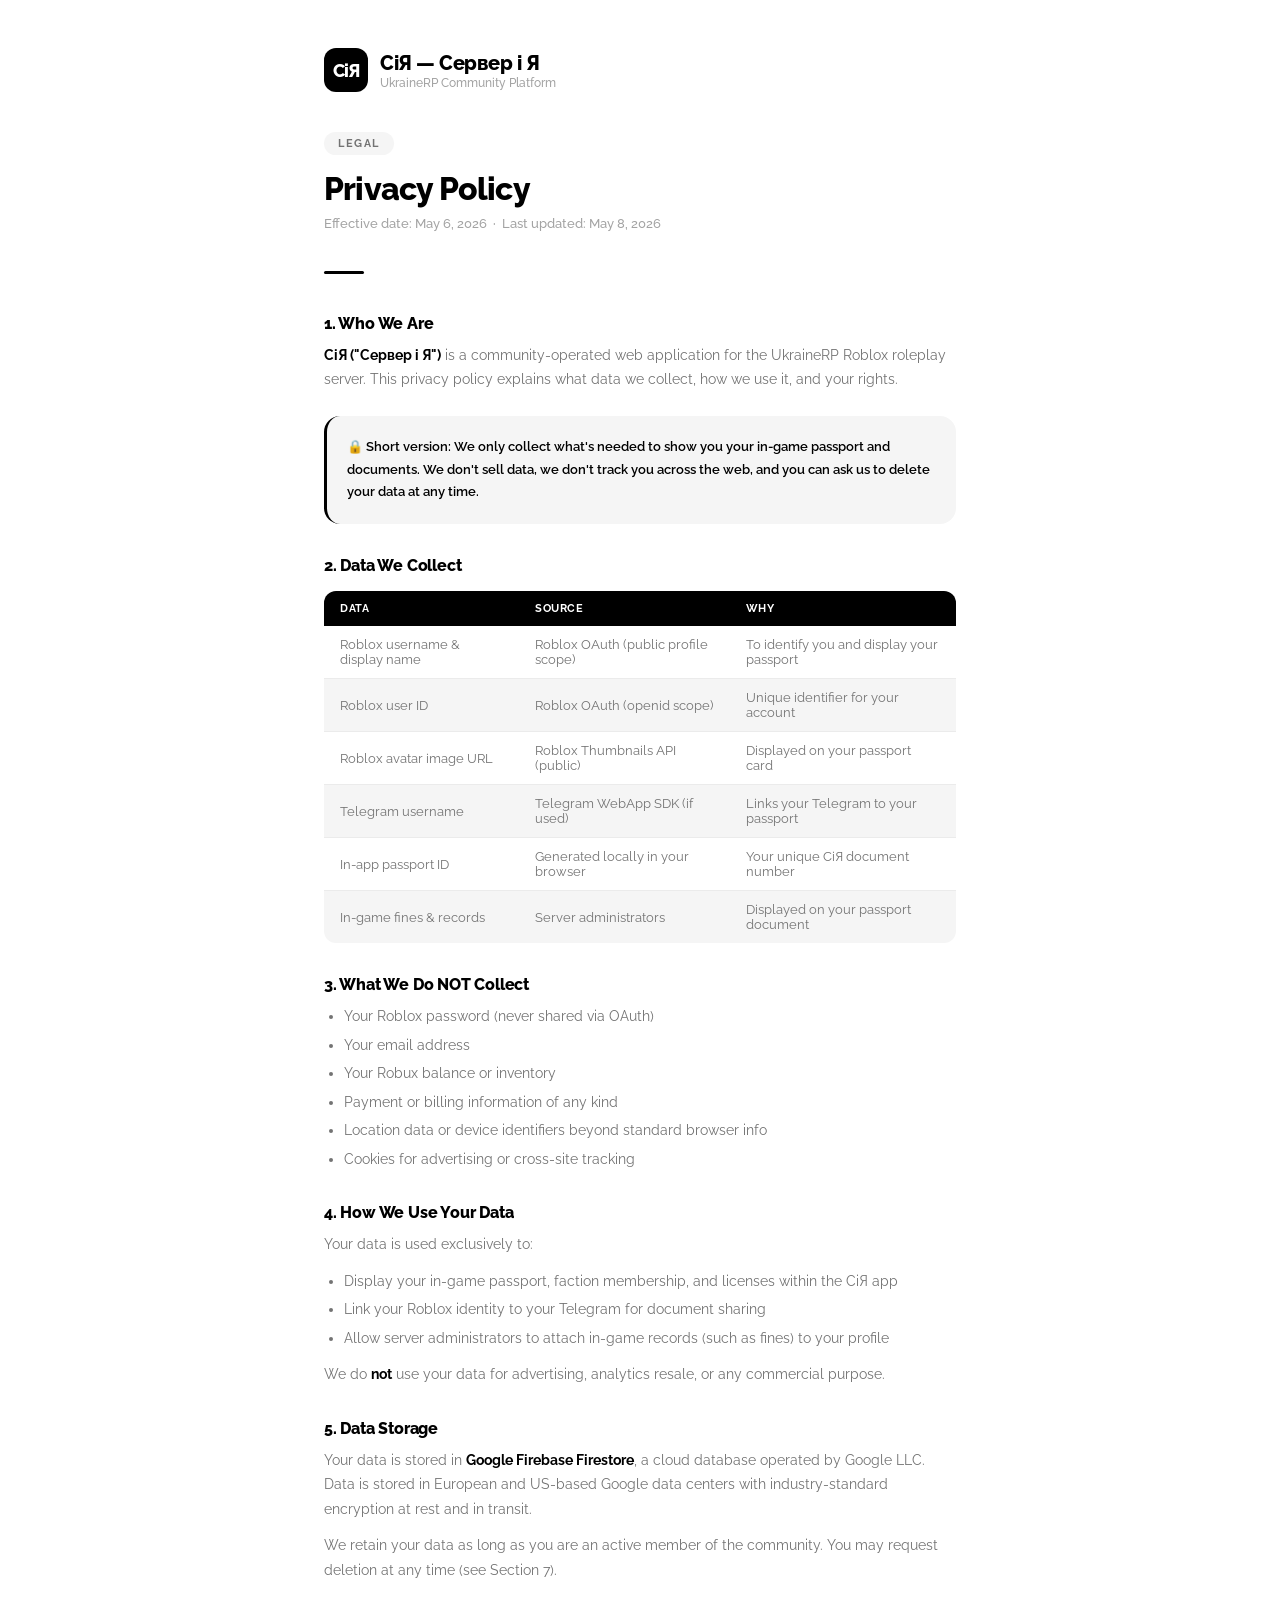
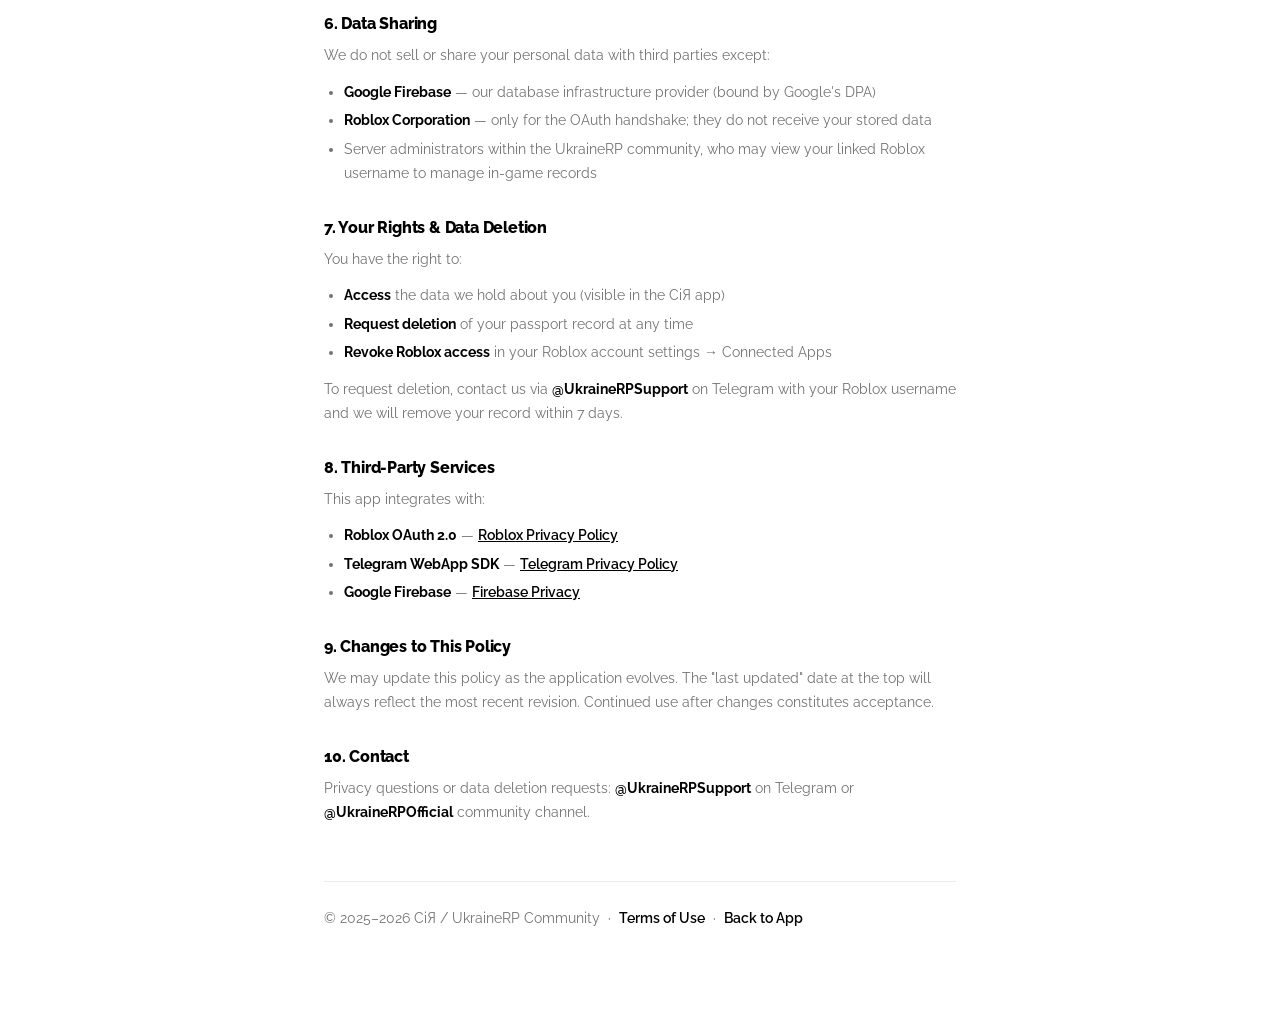
<file: privacy.html>
<!DOCTYPE html>
<html lang="en">
<head>
<meta charset="UTF-8">
<meta name="viewport" content="width=device-width, initial-scale=1.0, maximum-scale=1.0">
<title>Privacy Policy — CiЯ / СіЯ</title>
<link href="https://fonts.googleapis.com/css2?family=Raleway:wght@300;400;500;600;700;800&display=swap" rel="stylesheet">
<style>
  :root {
    --black: #000; --white: #fff;
    --gray-100: #F5F5F5; --gray-200: #EBEBEB; --gray-400: #A3A3A3; --gray-500: #737373;
    --font: 'Raleway', sans-serif; --radius: 16px;
  }
  * { box-sizing: border-box; margin: 0; padding: 0; }
  html, body { background: var(--white); font-family: var(--font); color: var(--black); -webkit-font-smoothing: antialiased; }

  .page-wrap { max-width: 680px; margin: 0 auto; padding: 48px 24px 80px; }

  .logo-row { display: flex; align-items: center; gap: 12px; margin-bottom: 40px; }
  .logo-mark {
    width: 44px; height: 44px; background: var(--black); border-radius: 12px;
    display: flex; align-items: center; justify-content: center;
    font-size: 18px; font-weight: 800; color: white; letter-spacing: -1px; font-family: var(--font);
  }
  .logo-text { font-size: 20px; font-weight: 800; letter-spacing: -0.5px; }
  .logo-sub { font-size: 12px; font-weight: 500; color: var(--gray-400); margin-top: 1px; }

  .doc-tag {
    display: inline-block; background: var(--gray-100); border-radius: 20px;
    padding: 5px 14px; font-size: 11px; font-weight: 700; letter-spacing: 1.5px;
    text-transform: uppercase; color: var(--gray-500); margin-bottom: 16px;
  }
  h1 { font-size: 32px; font-weight: 800; letter-spacing: -0.8px; line-height: 1.15; margin-bottom: 8px; }
  .meta { font-size: 13px; color: var(--gray-400); font-weight: 500; margin-bottom: 40px; }
  .divider { width: 40px; height: 3px; background: var(--black); border-radius: 2px; margin-bottom: 40px; }

  h2 { font-size: 16px; font-weight: 800; letter-spacing: -0.2px; margin: 32px 0 10px; }
  h2:first-of-type { margin-top: 0; }
  p { font-size: 14px; font-weight: 400; color: var(--gray-500); line-height: 1.75; margin-bottom: 12px; }
  ul { padding-left: 20px; margin-bottom: 12px; }
  ul li { font-size: 14px; color: var(--gray-500); line-height: 1.75; margin-bottom: 4px; }
  strong { color: var(--black); font-weight: 700; }

  .data-table { width: 100%; border-collapse: collapse; margin: 16px 0 24px; border-radius: 12px; overflow: hidden; }
  .data-table th { background: var(--black); color: white; padding: 11px 16px; text-align: left; font-size: 11px; font-weight: 700; letter-spacing: 0.5px; text-transform: uppercase; }
  .data-table td { padding: 11px 16px; font-size: 13px; color: var(--gray-500); border-bottom: 1px solid var(--gray-200); }
  .data-table tr:last-child td { border-bottom: none; }
  .data-table tr:nth-child(even) td { background: var(--gray-100); }

  .highlight-box {
    background: var(--gray-100); border-radius: var(--radius); padding: 20px;
    margin: 24px 0; border-left: 3px solid var(--black);
  }
  .highlight-box p { margin: 0; color: var(--black); font-weight: 600; font-size: 13px; }

  .footer { margin-top: 56px; padding-top: 24px; border-top: 1px solid var(--gray-200); font-size: 12px; color: var(--gray-400); }
  .footer a { color: var(--black); text-decoration: none; font-weight: 600; }
  .footer a:hover { text-decoration: underline; }
</style>
</head>
<body>
<div class="page-wrap">

  <div class="logo-row">
    <div class="logo-mark">CiЯ</div>
    <div>
      <div class="logo-text">СіЯ — Сервер і Я</div>
      <div class="logo-sub">UkraineRP Community Platform</div>
    </div>
  </div>

  <div class="doc-tag">Legal</div>
  <h1>Privacy Policy</h1>
  <div class="meta">Effective date: May 6, 2026 &nbsp;·&nbsp; Last updated: May 8, 2026</div>
  <div class="divider"></div>

  <h2>1. Who We Are</h2>
  <p><strong>СіЯ ("Сервер і Я")</strong> is a community-operated web application for the UkraineRP Roblox roleplay server. This privacy policy explains what data we collect, how we use it, and your rights.</p>

  <div class="highlight-box">
    <p>🔒 Short version: We only collect what's needed to show you your in-game passport and documents. We don't sell data, we don't track you across the web, and you can ask us to delete your data at any time.</p>
  </div>

  <h2>2. Data We Collect</h2>
  <table class="data-table">
    <thead><tr><th>Data</th><th>Source</th><th>Why</th></tr></thead>
    <tbody>
      <tr><td>Roblox username & display name</td><td>Roblox OAuth (public profile scope)</td><td>To identify you and display your passport</td></tr>
      <tr><td>Roblox user ID</td><td>Roblox OAuth (openid scope)</td><td>Unique identifier for your account</td></tr>
      <tr><td>Roblox avatar image URL</td><td>Roblox Thumbnails API (public)</td><td>Displayed on your passport card</td></tr>
      <tr><td>Telegram username</td><td>Telegram WebApp SDK (if used)</td><td>Links your Telegram to your passport</td></tr>
      <tr><td>In-app passport ID</td><td>Generated locally in your browser</td><td>Your unique CiЯ document number</td></tr>
      <tr><td>In-game fines & records</td><td>Server administrators</td><td>Displayed on your passport document</td></tr>
    </tbody>
  </table>

  <h2>3. What We Do NOT Collect</h2>
  <ul>
    <li>Your Roblox password (never shared via OAuth)</li>
    <li>Your email address</li>
    <li>Your Robux balance or inventory</li>
    <li>Payment or billing information of any kind</li>
    <li>Location data or device identifiers beyond standard browser info</li>
    <li>Cookies for advertising or cross-site tracking</li>
  </ul>

  <h2>4. How We Use Your Data</h2>
  <p>Your data is used exclusively to:</p>
  <ul>
    <li>Display your in-game passport, faction membership, and licenses within the СіЯ app</li>
    <li>Link your Roblox identity to your Telegram for document sharing</li>
    <li>Allow server administrators to attach in-game records (such as fines) to your profile</li>
  </ul>
  <p>We do <strong>not</strong> use your data for advertising, analytics resale, or any commercial purpose.</p>

  <h2>5. Data Storage</h2>
  <p>Your data is stored in <strong>Google Firebase Firestore</strong>, a cloud database operated by Google LLC. Data is stored in European and US-based Google data centers with industry-standard encryption at rest and in transit.</p>
  <p>We retain your data as long as you are an active member of the community. You may request deletion at any time (see Section 7).</p>

  <h2>6. Data Sharing</h2>
  <p>We do not sell or share your personal data with third parties except:</p>
  <ul>
    <li><strong>Google Firebase</strong> — our database infrastructure provider (bound by Google's DPA)</li>
    <li><strong>Roblox Corporation</strong> — only for the OAuth handshake; they do not receive your stored data</li>
    <li>Server administrators within the UkraineRP community, who may view your linked Roblox username to manage in-game records</li>
  </ul>

  <h2>7. Your Rights & Data Deletion</h2>
  <p>You have the right to:</p>
  <ul>
    <li><strong>Access</strong> the data we hold about you (visible in the СіЯ app)</li>
    <li><strong>Request deletion</strong> of your passport record at any time</li>
    <li><strong>Revoke Roblox access</strong> in your Roblox account settings → Connected Apps</li>
  </ul>
  <p>To request deletion, contact us via <strong>@UkraineRPSupport</strong> on Telegram with your Roblox username and we will remove your record within 7 days.</p>

  <h2>8. Third-Party Services</h2>
  <p>This app integrates with:</p>
  <ul>
    <li><strong>Roblox OAuth 2.0</strong> — <a href="https://en.help.roblox.com/hc/en-us/articles/115004647846" style="color:#000;font-weight:600;">Roblox Privacy Policy</a></li>
    <li><strong>Telegram WebApp SDK</strong> — <a href="https://telegram.org/privacy" style="color:#000;font-weight:600;">Telegram Privacy Policy</a></li>
    <li><strong>Google Firebase</strong> — <a href="https://firebase.google.com/support/privacy" style="color:#000;font-weight:600;">Firebase Privacy</a></li>
  </ul>

  <h2>9. Changes to This Policy</h2>
  <p>We may update this policy as the application evolves. The "last updated" date at the top will always reflect the most recent revision. Continued use after changes constitutes acceptance.</p>

  <h2>10. Contact</h2>
  <p>Privacy questions or data deletion requests: <strong>@UkraineRPSupport</strong> on Telegram or <strong>@UkraineRPOfficial</strong> community channel.</p>

  <div class="footer">
    <p>© 2025–2026 СіЯ / UkraineRP Community &nbsp;·&nbsp; <a href="terms.html">Terms of Use</a> &nbsp;·&nbsp; <a href="index.html">Back to App</a></p>
  </div>

</div>
</body>
</html>
</file>
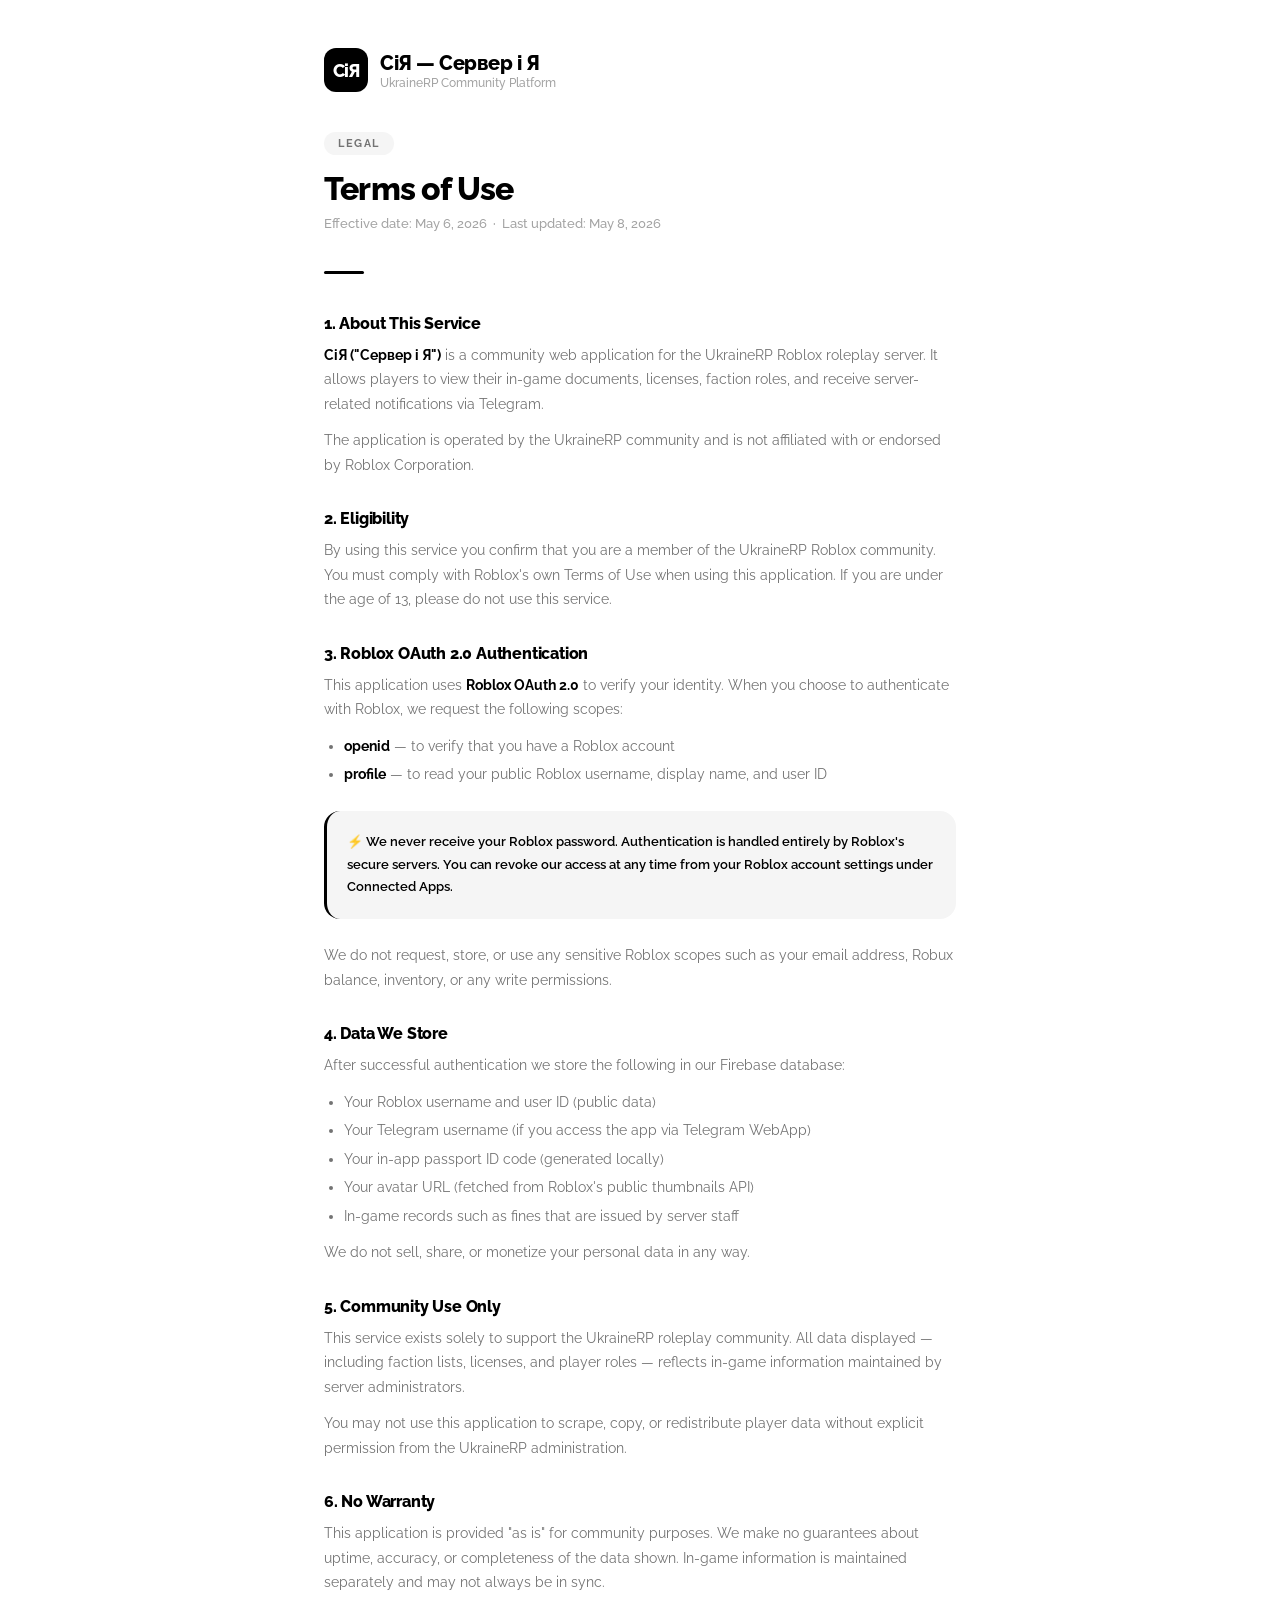
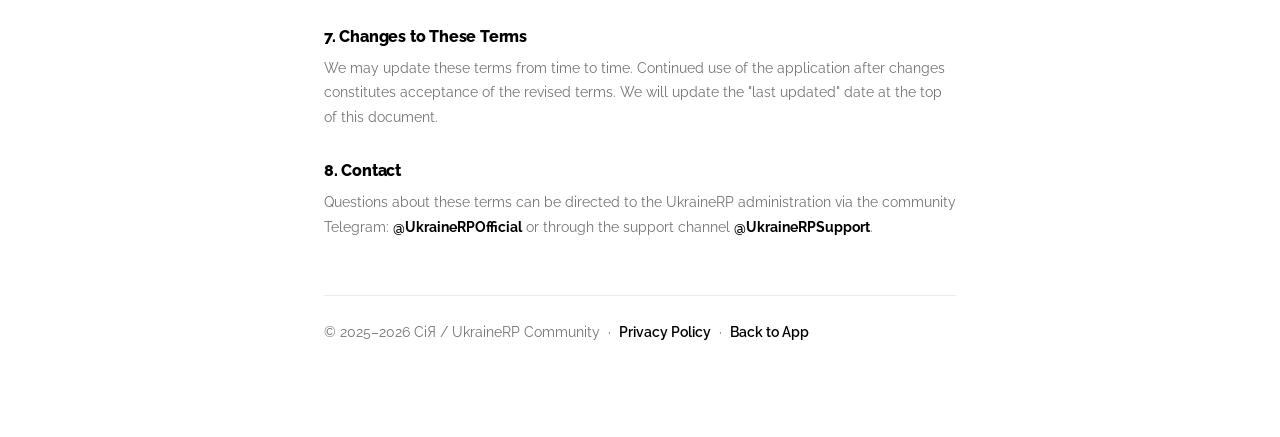
<file: terms.html>
<!DOCTYPE html>
<html lang="en">
<head>
<meta charset="UTF-8">
<meta name="viewport" content="width=device-width, initial-scale=1.0, maximum-scale=1.0">
<title>Terms of Use — CiЯ / СіЯ</title>
<link href="https://fonts.googleapis.com/css2?family=Raleway:wght@300;400;500;600;700;800&display=swap" rel="stylesheet">
<style>
  :root {
    --black: #000; --white: #fff;
    --gray-100: #F5F5F5; --gray-200: #EBEBEB; --gray-400: #A3A3A3; --gray-500: #737373;
    --font: 'Raleway', sans-serif; --radius: 16px;
  }
  * { box-sizing: border-box; margin: 0; padding: 0; }
  html, body { background: var(--white); font-family: var(--font); color: var(--black); -webkit-font-smoothing: antialiased; }

  .page-wrap { max-width: 680px; margin: 0 auto; padding: 48px 24px 80px; }

  .logo-row { display: flex; align-items: center; gap: 12px; margin-bottom: 40px; }
  .logo-mark {
    width: 44px; height: 44px; background: var(--black); border-radius: 12px;
    display: flex; align-items: center; justify-content: center;
    font-size: 18px; font-weight: 800; color: white; letter-spacing: -1px; font-family: var(--font);
  }
  .logo-text { font-size: 20px; font-weight: 800; letter-spacing: -0.5px; }
  .logo-sub { font-size: 12px; font-weight: 500; color: var(--gray-400); margin-top: 1px; }

  .doc-tag {
    display: inline-block; background: var(--gray-100); border-radius: 20px;
    padding: 5px 14px; font-size: 11px; font-weight: 700; letter-spacing: 1.5px;
    text-transform: uppercase; color: var(--gray-500); margin-bottom: 16px;
  }
  h1 { font-size: 32px; font-weight: 800; letter-spacing: -0.8px; line-height: 1.15; margin-bottom: 8px; }
  .meta { font-size: 13px; color: var(--gray-400); font-weight: 500; margin-bottom: 40px; }

  .divider { width: 40px; height: 3px; background: var(--black); border-radius: 2px; margin-bottom: 40px; }

  h2 { font-size: 16px; font-weight: 800; letter-spacing: -0.2px; margin: 32px 0 10px; }
  h2:first-of-type { margin-top: 0; }
  p { font-size: 14px; font-weight: 400; color: var(--gray-500); line-height: 1.75; margin-bottom: 12px; }
  ul { padding-left: 20px; margin-bottom: 12px; }
  ul li { font-size: 14px; color: var(--gray-500); line-height: 1.75; margin-bottom: 4px; }
  strong { color: var(--black); font-weight: 700; }

  .highlight-box {
    background: var(--gray-100); border-radius: var(--radius); padding: 20px;
    margin: 24px 0; border-left: 3px solid var(--black);
  }
  .highlight-box p { margin: 0; color: var(--black); font-weight: 600; font-size: 13px; }

  .footer { margin-top: 56px; padding-top: 24px; border-top: 1px solid var(--gray-200); font-size: 12px; color: var(--gray-400); }
  .footer a { color: var(--black); text-decoration: none; font-weight: 600; }
  .footer a:hover { text-decoration: underline; }
</style>
</head>
<body>
<div class="page-wrap">

  <div class="logo-row">
    <div class="logo-mark">CiЯ</div>
    <div>
      <div class="logo-text">СіЯ — Сервер і Я</div>
      <div class="logo-sub">UkraineRP Community Platform</div>
    </div>
  </div>

  <div class="doc-tag">Legal</div>
  <h1>Terms of Use</h1>
  <div class="meta">Effective date: May 6, 2026 &nbsp;·&nbsp; Last updated: May 8, 2026</div>
  <div class="divider"></div>

  <h2>1. About This Service</h2>
  <p><strong>СіЯ ("Сервер і Я")</strong> is a community web application for the UkraineRP Roblox roleplay server. It allows players to view their in-game documents, licenses, faction roles, and receive server-related notifications via Telegram.</p>
  <p>The application is operated by the UkraineRP community and is not affiliated with or endorsed by Roblox Corporation.</p>

  <h2>2. Eligibility</h2>
  <p>By using this service you confirm that you are a member of the UkraineRP Roblox community. You must comply with Roblox's own Terms of Use when using this application. If you are under the age of 13, please do not use this service.</p>

  <h2>3. Roblox OAuth 2.0 Authentication</h2>
  <p>This application uses <strong>Roblox OAuth 2.0</strong> to verify your identity. When you choose to authenticate with Roblox, we request the following scopes:</p>
  <ul>
    <li><strong>openid</strong> — to verify that you have a Roblox account</li>
    <li><strong>profile</strong> — to read your public Roblox username, display name, and user ID</li>
  </ul>

  <div class="highlight-box">
    <p>⚡ We never receive your Roblox password. Authentication is handled entirely by Roblox's secure servers. You can revoke our access at any time from your Roblox account settings under Connected Apps.</p>
  </div>

  <p>We do not request, store, or use any sensitive Roblox scopes such as your email address, Robux balance, inventory, or any write permissions.</p>

  <h2>4. Data We Store</h2>
  <p>After successful authentication we store the following in our Firebase database:</p>
  <ul>
    <li>Your Roblox username and user ID (public data)</li>
    <li>Your Telegram username (if you access the app via Telegram WebApp)</li>
    <li>Your in-app passport ID code (generated locally)</li>
    <li>Your avatar URL (fetched from Roblox's public thumbnails API)</li>
    <li>In-game records such as fines that are issued by server staff</li>
  </ul>
  <p>We do not sell, share, or monetize your personal data in any way.</p>

  <h2>5. Community Use Only</h2>
  <p>This service exists solely to support the UkraineRP roleplay community. All data displayed — including faction lists, licenses, and player roles — reflects in-game information maintained by server administrators.</p>
  <p>You may not use this application to scrape, copy, or redistribute player data without explicit permission from the UkraineRP administration.</p>

  <h2>6. No Warranty</h2>
  <p>This application is provided "as is" for community purposes. We make no guarantees about uptime, accuracy, or completeness of the data shown. In-game information is maintained separately and may not always be in sync.</p>

  <h2>7. Changes to These Terms</h2>
  <p>We may update these terms from time to time. Continued use of the application after changes constitutes acceptance of the revised terms. We will update the "last updated" date at the top of this document.</p>

  <h2>8. Contact</h2>
  <p>Questions about these terms can be directed to the UkraineRP administration via the community Telegram: <strong>@UkraineRPOfficial</strong> or through the support channel <strong>@UkraineRPSupport</strong>.</p>

  <div class="footer">
    <p>© 2025–2026 СіЯ / UkraineRP Community &nbsp;·&nbsp; <a href="privacy.html">Privacy Policy</a> &nbsp;·&nbsp; <a href="index.html">Back to App</a></p>
  </div>

</div>
</body>
</html>
</file>
